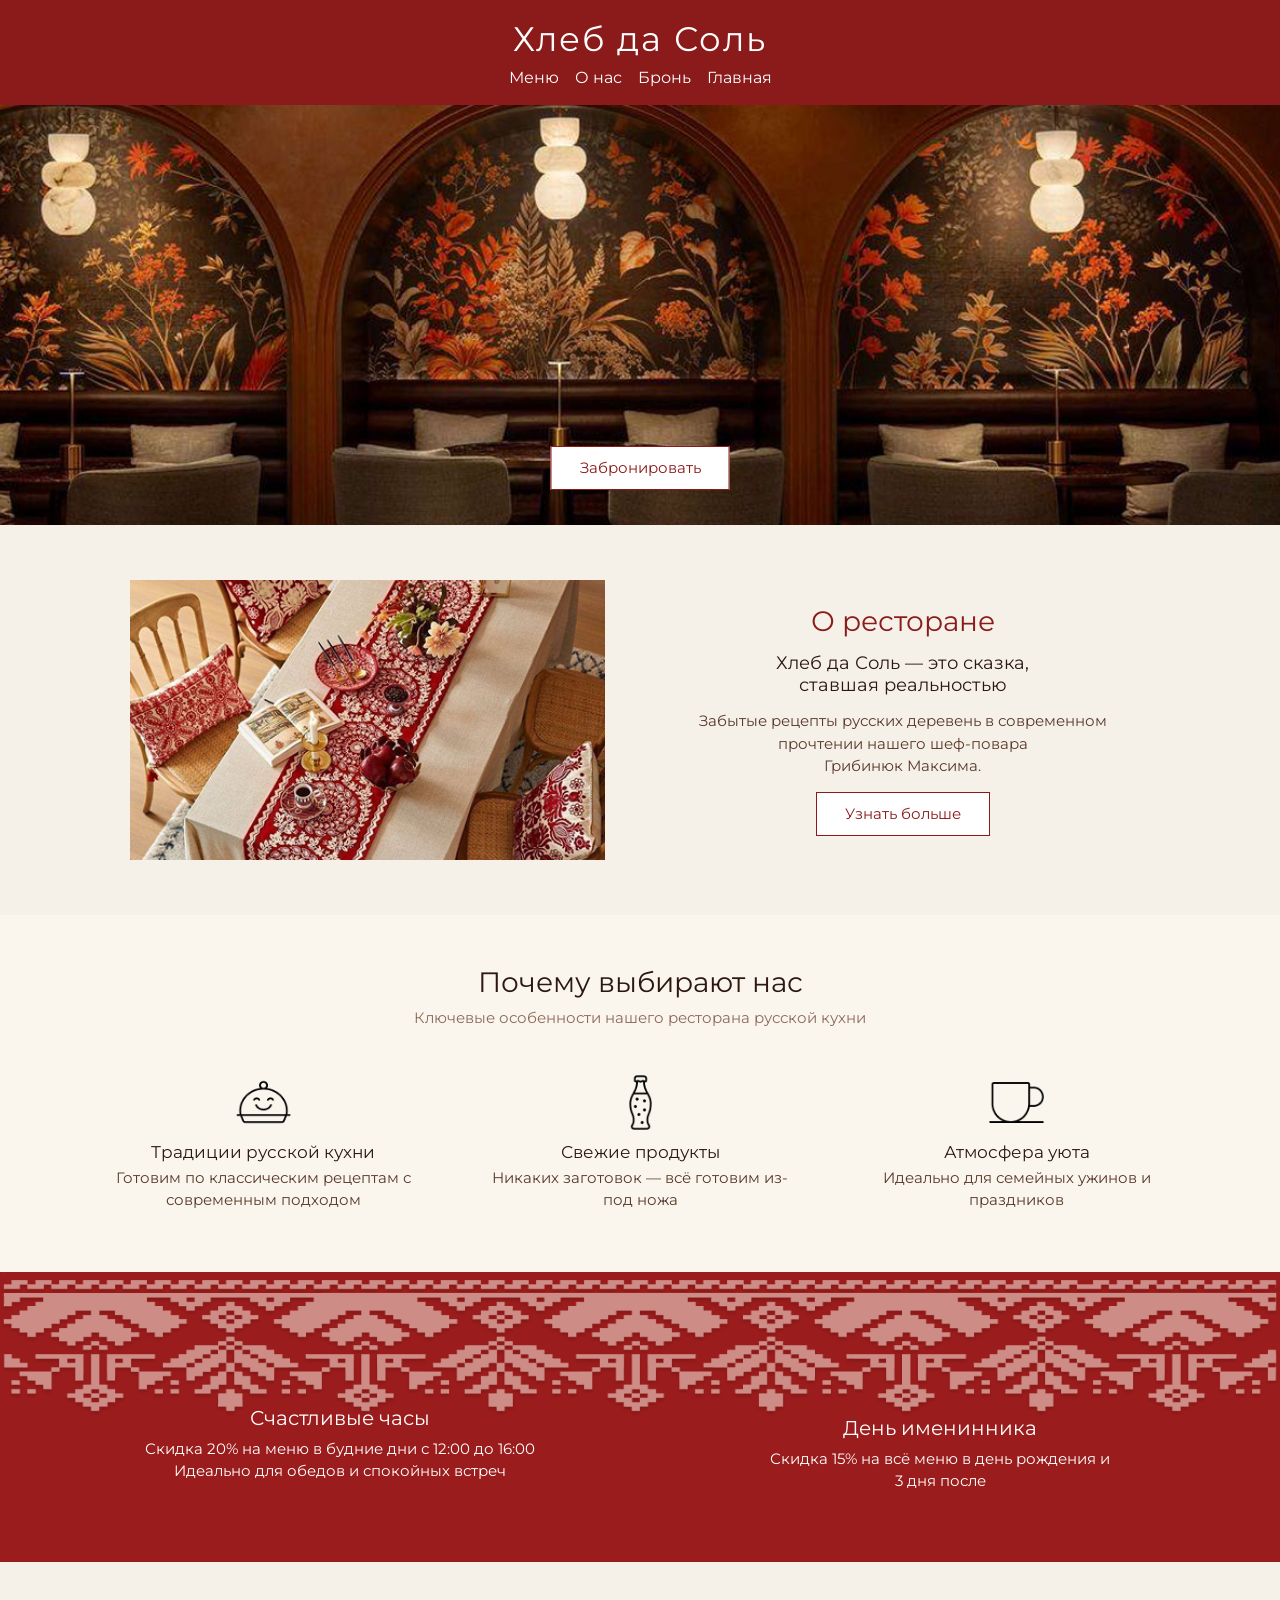
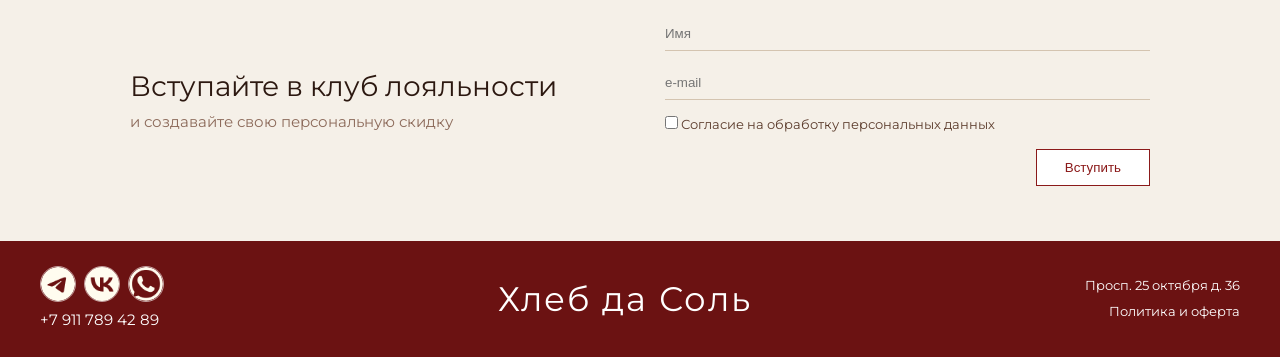
<file: index.html>
<!DOCTYPE html>
<html lang="ru">
<head>
  <meta charset="UTF-8">
  <meta name="viewport" content="width=device-width, initial-scale=1.0">
  <title>Хлеб да Соль</title>
  <link rel="preconnect" href="https://fonts.googleapis.com">
  <link rel="preconnect" href="https://fonts.gstatic.com" crossorigin>
  <link href="https://fonts.googleapis.com/css2?family=Montserrat:wght@400&display=swap" rel="stylesheet">
  <link rel="stylesheet" href="css/style.css">
</head>
<body>
  <header>
    <h1>Хлеб да Соль</h1>
    <nav>
      <a href="index1.html">Меню</a>
      <a href="">О нас</a>
      <a href="index2.html">Бронь</a>
      <a href="index.html">Главная</a>
    </nav>
  </header>

  <main>
    <div class="баннер">
      <img src="img/баннер.png" alt="Интерьер ресторана Хлеб да Соль">
      <a href="index2.html" class="кнопка">Забронировать</a>
    </div>

    <section class="о-ресторане" id="о-ресторане">
      <img src="img/стол.png" alt="Стол в ресторане">
      <div>
        <h2>О ресторане</h2>
        <p class="слоган">Хлеб да Соль — это сказка,<br>ставшая реальностью</p>
        <p>Забытые рецепты русских деревень в современном<br>прочтении нашего шеф-повара<br>Грибинюк Максима.</p>
        <a href="" class="кнопка">Узнать больше</a>
      </div>
    </section>

    <section class="плюсы">
      <h2>Почему выбирают нас</h2>
      <p>Ключевые особенности нашего ресторана русской кухни</p>
      <div>
        <article>
          <img src="img/1.png" alt="">
          <h3>Традиции русской кухни</h3>
          <p>Готовим по классическим рецептам с современным подходом</p>
        </article>
        <article>
          <img src="img/2.png" alt="">
          <h3>Свежие продукты</h3>
          <p>Никаких заготовок — всё готовим из-под ножа</p>
        </article>
        <article>
          <img src="img/3.png" alt="">
          <h3>Атмосфера уюта</h3>
          <p>Идеально для семейных ужинов и праздников</p>
        </article>
      </div>
    </section>

    <div class="акции">
      <article>
        <h3>Счастливые часы</h3>
        <p>Скидка 20% на меню в будние дни с 12:00 до 16:00<br>Идеально для обедов и спокойных встреч</p>
      </article>
      <article>
        <h3>День именинника</h3>
        <p>Скидка 15% на всё меню в день рождения и<br>3 дня после</p>
      </article>
    </div>

    <section class="клуб">
      <div>
        <h2>Вступайте в клуб лояльности</h2>
        <p>и создавайте свою персональную скидку</p>
      </div>
      <form>
        <input type="text" placeholder="Имя" required>
        <input type="email" placeholder="e-mail" required>
        <label>
          <input type="checkbox" required>
          Согласие на обработку персональных данных
        </label>
        <button class="кнопка" type="submit">Вступить</button>
      </form>
    </section>
  </main>

  <footer>
    <div>
      <p>
        <a href="#"><img src="img/Component37.png" alt="Telegram"></a>
        <a href="#"><img src="img/Component38.png" alt="ВКонтакте"></a>
        <a href="#"><img src="img/Component39.png" alt="WhatsApp"></a>
      </p>
      <span>+7 911 789 42 89</span>
    </div>
    <strong>Хлеб да Соль</strong>
    <div>
      <span>Просп. 25 октября д. 36</span>
      <a href="#">Политика и оферта</a>
    </div>
  </footer>
</body>
</html>
</file>
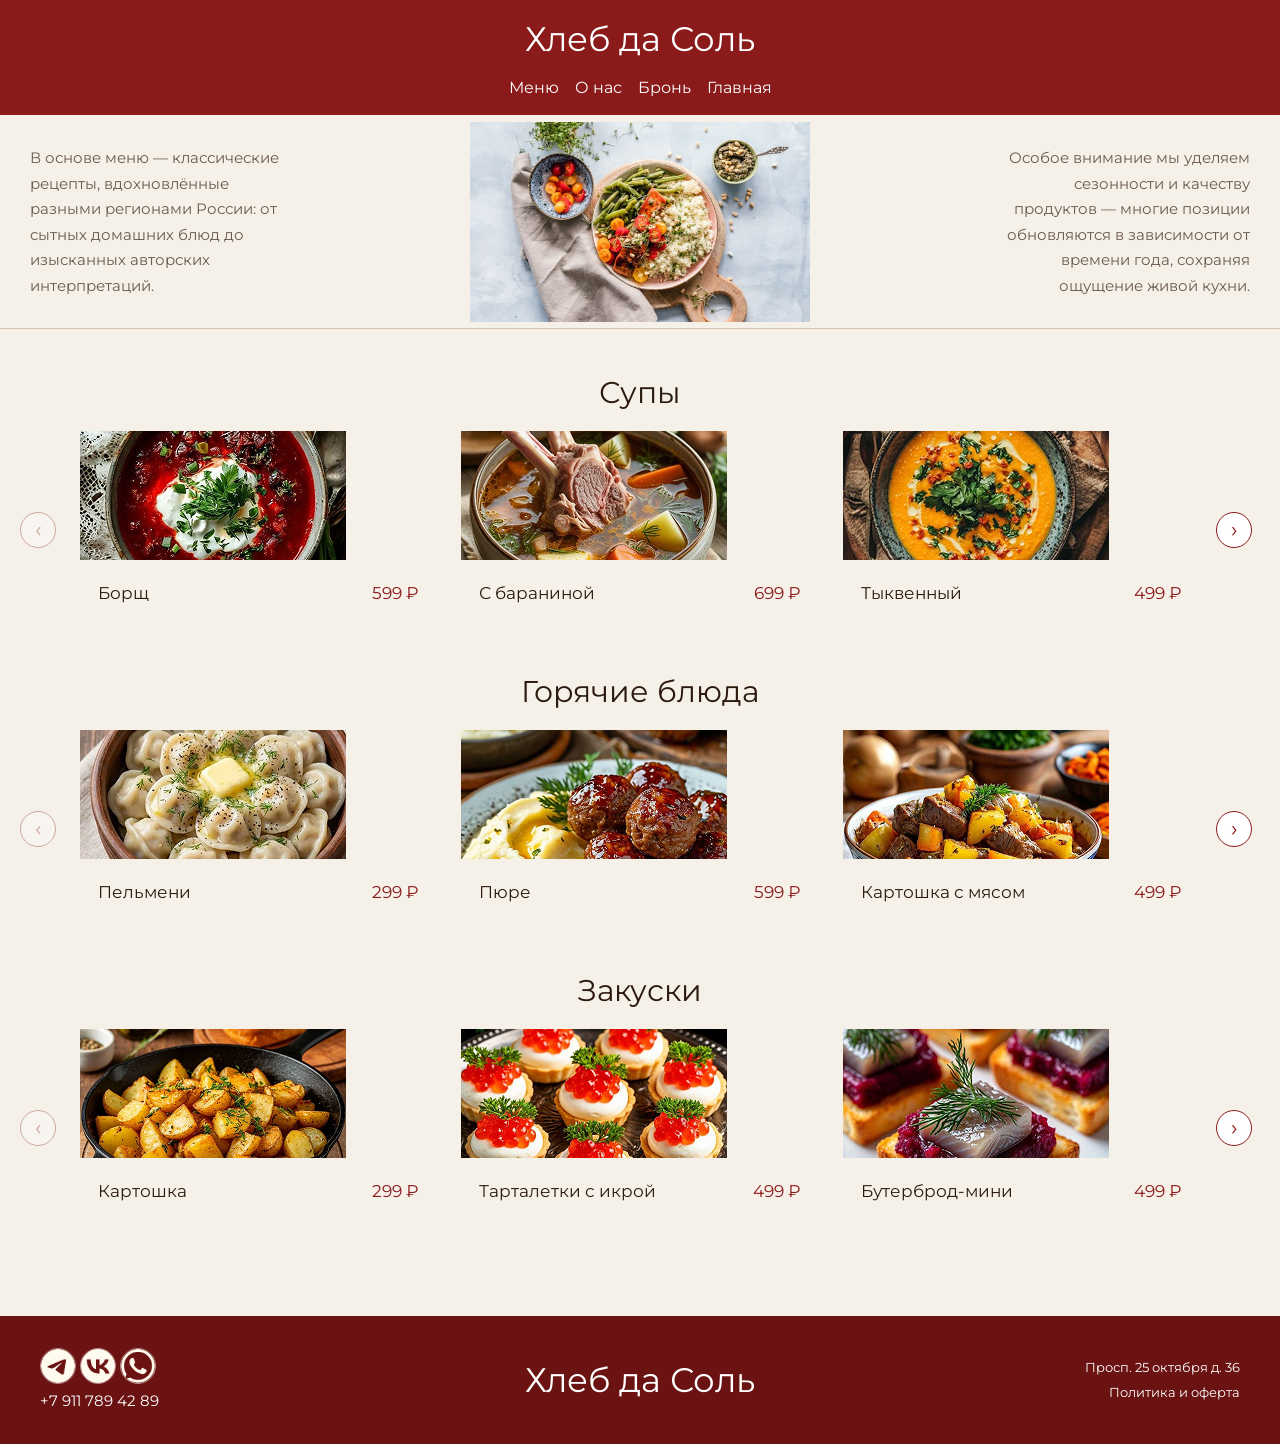
<file: index1.html>
<!DOCTYPE html>
<html lang="ru">
<head>
<meta charset="UTF-8">
<meta name="viewport" content="width=device-width, initial-scale=1.0">
<title>Хлеб да Соль</title>
<link href="https://fonts.googleapis.com/css2?family=Montserrat:wght@400&display=swap" rel="stylesheet">
<link href="https://cdn.jsdelivr.net/npm/swiper@11.1.14/swiper-bundle.min.css" rel="stylesheet">
<link href="css/style1.css" rel="stylesheet">
</head>
<body>
<header >
  <h1>Хлеб да Соль</h1>
  <nav >
    <a href="index1.html">Меню</a>
    <a href="">О нас</a>
    <a href="index2.html">Бронь</a>
    <a href="index.html">Главная</a>
  </nav>
</header>

<div class="hero">
  <p>
    В основе меню — классические рецепты, вдохновлённые разными регионами России:
    от сытных домашних блюд до изысканных авторских интерпретаций.
  </p>
  <div>
    <img src="img/photo-1547592180-85f173990554.jpg" alt="Блюдо ресторана">
  </div>
  <p>
    Особое внимание мы уделяем сезонности и качеству продуктов —
    многие позиции обновляются в зависимости от времени года,
    сохраняя ощущение живой кухни.
  </p>
</div>

<main >
  <section class="category">
    <h2 >Супы</h2>
    <div class="slider">
      <button class="slider-btn prev" type="button" aria-label="Назад">&#8249;</button>
      <div class="swiper dishes">
        <div class="swiper-wrapper">
        <div class="swiper-slide">
          <img src="img/Borsch.png" alt="Borsh">
          <div class="dish-info">
            <span>Борщ</span>
            <span class="price">599 ₽</span>
          </div>
        </div>

        <div class="swiper-slide">
          <img src="img/Baranina.png" alt="Baranina">
          <div class="dish-info">
            <span>С бараниной</span>
            <span class="price">699 ₽</span>
          </div>
        </div>

        <div class="swiper-slide">
          <img src="img/Tikvenniy.png" alt="tikva">
          <div class="dish-info">
            <span>Тыквенный</span>
            <span class="price">499 ₽</span>
          </div>
        </div>

        <div class="swiper-slide">
          <img src="img/Solyanka.png" alt="Solyanka">
          <div class="dish-info">
            <span>Солянка</span>
            <span class="price">399 ₽</span>
          </div>
        </div>

        <div class="swiper-slide">
          <img src="img/Schi.png" alt="Schi">
          <div class="dish-info">
            <span>Щи</span>
            <span class="price">499 ₽</span>
          </div>
        </div>

        <div class="swiper-slide">
          <img src="img/Firm.png" alt="Firmenny">
          <div class="dish-info">
            <span>Фирменный</span>
            <span class="price">399 ₽</span>
          </div>
        </div>
 
        </div>
      </div>
      <button class="slider-btn next" type="button" aria-label="Вперёд">&#8250;</button>
    </div>
  </section>

  <section class="category">
    <h2 >Горячие блюда</h2>
    <div class="slider">
      <button class="slider-btn prev" type="button" aria-label="Назад">&#8249;</button>
      <div class="swiper dishes">
        <div class="swiper-wrapper">

        <div class="swiper-slide">
          <img src="img/Pelmeni.png" alt="Pelmeni">
          <div class="dish-info">
            <span>Пельмени</span>
            <span class="price">299 ₽</span>
          </div>
        </div>

        <div class="swiper-slide">
          <img src="img/Pure.png" alt="Pureshka">
          <div class="dish-info">
            <span>Пюре</span>
            <span class="price">599 ₽</span>
          </div>
        </div>

        <div class="swiper-slide">
          <img src="img/potatomeat.png" alt="Potato and meat">
          <div class="dish-info">
            <span>Картошка с мясом</span>
            <span class="price">499 ₽</span>
          </div>
        </div>

        <div class="swiper-slide">
          <img src="img/Zrazi.png" alt="Zrazi">
          <div class="dish-info">
            <span>Зразы</span>
            <span class="price">399 ₽</span>
          </div>
        </div>

        <div class="swiper-slide">
          <img src="img/Gorshok.png" alt="Gorshochek">
          <div class="dish-info">
            <span>Горшочек</span>
            <span class="price">499 ₽</span>
          </div>
        </div>

        <div class="swiper-slide">
          <img src="img/rebra.png" alt="Rebra">
          <div class="dish-info">
            <span>Рёбрышки</span>
            <span class="price">899 ₽</span>
          </div>
        </div>

        </div>
      </div>
      <button class="slider-btn next" type="button" aria-label="Вперёд">&#8250;</button>
    </div>
  </section>

  <section class="category">
    <h2 >Закуски</h2>
    <div class="slider">
      <button class="slider-btn prev" type="button" aria-label="Назад">&#8249;</button>
      <div class="swiper dishes">
        <div class="swiper-wrapper">

        <div class="swiper-slide">
          <img src="img/homepotato.png" alt="Home Potato">
          <div class="dish-info">
            <span>Картошка</span>
            <span class="price">299 ₽</span>
          </div>
        </div>

        <div class="swiper-slide">
          <img src="img/tartikra.png" alt="Tartaletki s ikroi">
          <div class="dish-info">
            <span>Тарталетки с икрой</span>
            <span class="price">499 ₽</span>
          </div>
        </div>

        <div class="swiper-slide">
          <img src="img/minibuter.png" alt="Mini buters">
          <div class="dish-info">
            <span>Бутерброд-мини</span>
            <span class="price">499 ₽</span>
          </div>
        </div>

        <div class="swiper-slide">
          <img src="img/tartaletki.png" alt="tartaletki olivie">
          <div class="dish-info">
            <span>Тарталетки оливье</span>
            <span class="price">399 ₽</span>
          </div>
        </div>

        <div class="swiper-slide">
          <img src="img/mushrooms.png" alt="mushrooms">
          <div class="dish-info">
            <span>Грибы</span>
            <span class="price">299 ₽</span>
          </div>
        </div>

        <div class="swiper-slide">
          <img src="img/Grecha.png" alt="Grecha">
          <div class="dish-info">
            <span>Гречка</span>
            <span class="price">199 ₽</span>
          </div>
        </div>

        </div>
      </div>
      <button class="slider-btn next" type="button" aria-label="Вперёд">&#8250;</button>
    </div>
  </section>

</main>

<footer >
  <div >
    <div >
      <a href="#" title="Telegram">
        <img src="img/Component37.png" alt="Tg">
      </a>
      <a href="#" title="ВКонтакте">
        <img src="img/Component38.png" alt="Vk">
      </a>
      <a href="#" title="WhatsApp">
        <img src="img/Component39.png" alt="WhatsApp">
      </a>
    </div>
    <div >+7 911 789 42 89</div>
  </div>

  <h2>Хлеб да Соль</h2>

  <div >
    <span>Просп. 25 октября д. 36</span>
    <a href="#">Политика и оферта</a>
  </div>
</footer>

<script src="https://cdn.jsdelivr.net/npm/swiper@11.1.14/swiper-bundle.min.js"></script>
<script src="js/slider.js"></script>

</body>
</html>
</file>
<file: css/style.css>
* {
  box-sizing: border-box;
  margin: 0;
}

body {
  color: #2c1810;
  background: #f5f0e8;
  font: 400 15px/1.5 Montserrat, Arial, sans-serif;
}

a {
  color: inherit;
  text-decoration: none;
}

img {
  display: block;
  max-width: 100%;
}

header {
  padding: 18px;
  color: white;
  background: #8b1a1a;
  text-align: center;
}

header h1,
footer strong {
  font: 400 34px Montserrat, Arial, sans-serif;
  letter-spacing: 2px;
}

header nav {
  display: flex;
  justify-content: center;
  gap: 40px;
  margin-top: 8px;
  font: 400 16px Montserrat, Arial, sans-serif;
}

header a:hover {
  opacity: .7;
}

.баннер {
  position: relative;
  height: 420px;
}

.баннер > img {
  width: 100%;
  height: 100%;
  object-fit: cover;
}

.кнопка {
  display: inline-block;
  padding: 10px 28px;
  border: 1px solid #8b1a1a;
  color: #8b1a1a;
  background: white;
  cursor: pointer;
  transition: color .2s, background .2s, border-color .2s;
}

.кнопка:hover {
  color: white;
  background: #8b1a1a;
}

.кнопка:active {
  border-color: #5a0e0e;
  color: white;
  background: #5a0e0e;
}

.баннер .кнопка {
  position: absolute;
  bottom: 35px;
  left: 50%;
  transform: translateX(-50%);
}

.о-ресторане,
.клуб {
  display: flex;
  flex-wrap: wrap;
  gap: 50px;
  align-items: center;
  max-width: 1100px;
  margin: auto;
  padding: 55px 40px;
}

.о-ресторане > img {
  flex: 1 1 280px;
  width: min(100%, 320px);
  max-width: 100%;
  height: 280px;
  object-fit: cover;
}

.о-ресторане > div {
  flex: 1 1 300px;
  text-align: center;
}

h2,
.акции h3 {
  font: 400 28px Montserrat, Arial, sans-serif;
}

.о-ресторане h2 {
  color: #8b1a1a;
}

.о-ресторане p {
  margin: 14px 0;
  color: #5a3a2a;
}

.о-ресторане .слоган {
  color: #2c1810;
  font: 400 18px Montserrat, Arial, sans-serif;
}

.плюсы {
  padding: 50px 40px;
  background: #faf6ee;
  text-align: center;
}

.плюсы > p {
  margin: 8px 0 35px;
  color: #8c6a5a;
}

.плюсы > div,
.акции,
footer {
  display: flex;
  justify-content: center;
  gap: 30px;
  max-width: 1100px;
  margin: auto;
}

.плюсы article {
  flex: 1;
  padding: 10px 20px;
}

.плюсы article img {
  width: 55px;
  height: 55px;
  margin: auto;
  object-fit: contain;
}

.плюсы h3 {
  margin: 12px 0 5px;
  font: 400 17px Montserrat, Arial, sans-serif;
}

.плюсы article p {
  color: #5a3a2a;
}

.акции {
  position: relative;
  isolation: isolate;
  flex-wrap: wrap;
  align-items: center;
  justify-content: space-around;
  gap: 0;
  max-width: none;
  min-height: 290px;
  padding: 100px 40px 45px;
  color: white;
  background: #9b1c1c url("../img/4.png") no-repeat center top / 100% 50%;
  text-align: center;
}

.акции article {
  position: relative;
  z-index: 1;
  flex: 1 1 400px;
  width: auto;
}

.акции article + article {
  border-left: 1px solid rgba(255, 255, 255, .4);
}

.акции h3 {
  margin-bottom: 8px;
  font-size: 20px;
}

.клуб {
  flex-wrap: wrap;
}

.клуб > div,
.клуб form {
  flex: 1 1 280px;
  min-width: 0;
}

.клуб p {
  margin-top: 8px;
  color: #8c6a5a;
}

form {
  display: flex;
  flex-direction: column;
  gap: 15px;
}

form input[type="text"],
form input[type="email"] {
  padding: 9px 0;
  border: 0;
  border-bottom: 1px solid #d4c4b0;
  background: transparent;
}

form label {
  color: #5a3a2a;
  font-size: 13px;
}

form button {
  align-self: flex-end;
}

footer {
  align-items: center;
  justify-content: space-between;
  max-width: none;
  padding: 25px 40px;
  color: white;
  background: #6b1212;
}

footer > div {
  display: flex;
  flex-direction: column;
  gap: 7px;
}

footer > div:last-child {
  align-items: flex-end;
  font-size: 13px;
}

footer p {
  display: flex;
  gap: 8px;
}

footer p a {
  width: 36px;
  height: 36px;
  overflow: hidden;
  border: 1px solid rgba(255, 255, 255, .6);
  border-radius: 50%;
}

footer p img {
  width: 100%;
  height: 100%;
}

.акции article {
  flex: 1 1 300px;
  width: auto;
}

.акции article + article {
  padding-top: 20px;
  border: 0;
}

header nav {
  flex-wrap: wrap;
  gap: 16px;
}

.плюсы > div,
.акции,
footer {
  flex-wrap: wrap;
}

footer > div:last-child {
  align-items: flex-end;
}

footer a:has(> img):hover img,
footer a:has(> img):active img {
  filter: brightness(0) saturate(100%) invert(14%) sepia(74%) saturate(3000%) hue-rotate(350deg) brightness(80%);
}
</file>
<file: css/style1.css>
* {
  box-sizing: border-box;
  margin: 0;
}

body {
  color: #2c1a0e;
  background: #f5f0e8;
  font: 400 15px/1.5 Montserrat, Arial, sans-serif;
}

a {
  color: inherit;
  text-decoration: none;
}

header,
footer {
  color: white;
  background: #8b1a1a;
  text-align: center;
}

header h1,
footer h2 {
  padding: 18px;
  font: 400 34px Montserrat, Arial, sans-serif;
}

nav {
  display: flex;
  justify-content: center;
  gap: 40px;
  padding: 0 20px 18px;
  font: 400 16px Montserrat, Arial, sans-serif;
}

nav a:hover {
  opacity: .7;
}

.hero {
  display: grid;
  grid-template-columns: minmax(180px, 1fr) minmax(240px, 2fr) minmax(180px, 1fr);
  align-items: center;
  border-bottom: 1px solid #d4c4b0;
}

.hero p {
  padding: 30px;
  color: #6b5b4e;
  line-height: 1.7;
}

.hero p:last-child {
  text-align: right;
}

.hero img {
  width: 340px;
  height: 200px;
  margin: auto;
  object-fit: cover;
}

.hero > div {
  display: flex;
  justify-content: center;
}

main {
  padding: 45px 0;
}

.category {
  margin-bottom: 35px;
}

.category h2 {
  margin-bottom: 10px;
  text-align: center;
  font: 400 30px Montserrat, Arial, sans-serif;
}

.slider {
  display: grid;
  grid-template-columns: 44px 1fr 44px;
  align-items: center;
  gap: 12px;
  max-width: 1300px;
  margin: auto;
  padding: 0 20px;
}

.dishes {
  width: 100%;
  min-width: 0;
  padding: 10px 4px 18px;
}

.dishes article {
  display: grid;
  grid-template-rows: 260px auto;
  height: auto;
  overflow: hidden;
  background: white;
  border-radius: 10px;
  box-shadow: 0 3px 14px rgba(80, 40, 20, .12);
}

.dishes article img {
  width: 100%;
  height: 100%;
  object-fit: cover;
}

.dish-info {
  display: grid;
  grid-template-columns: 1fr auto;
  align-items: center;
  gap: 12px;
  padding: 14px 18px;
  font-size: 17px;
}

.dish-info .price {
  justify-self: end;
  color: #8b1a1a;
  white-space: nowrap;
}

.slider-btn {
  width: 44px;
  height: 44px;
  border: 1px solid #8b1a1a;
  border-radius: 50%;
  color: #8b1a1a;
  background: white;
  font: 400 26px/1 Montserrat, Arial, sans-serif;
  cursor: pointer;
  transition: color .2s, background .2s;
}

.slider-btn:hover {
  color: white;
  background: #8b1a1a;
}

.slider-btn:active {
  color: white;
  background: #5a0e0e;
}

.slider-btn.swiper-button-disabled {
  opacity: .35;
  pointer-events: none;
}

.slider-btn {
  width: 36px;
  height: 36px;
  font-size: 22px;
}

.dishes article {
  grid-template-rows: 220px auto;
}

footer {
  display: grid;
  grid-template-columns: 1fr 2fr 1fr;
  align-items: center;
  gap: 16px;
  padding: 25px 40px;
  background: #6b1212;
}

footer > div:first-child {
  text-align: left;
}

footer > div:last-child {
  display: grid;
  justify-items: end;
  gap: 6px;
  font-size: 13px;
}

footer img {
  width: 36px;
  height: 36px;
  display: inline-block;
  border: 1px solid rgba(255, 255, 255, .5);
  border-radius: 50%;
}

nav {
  flex-wrap: wrap;
  gap: 16px;
}

.hero p {
  min-width: 0;
}

footer {
  grid-template-columns: repeat(auto-fit, minmax(180px, 1fr));
}

footer a:has(> img):hover img,
footer a:has(> img):active img {
  filter: brightness(0) saturate(100%) invert(14%) sepia(74%) saturate(3000%) hue-rotate(350deg) brightness(80%);
}
</file>
